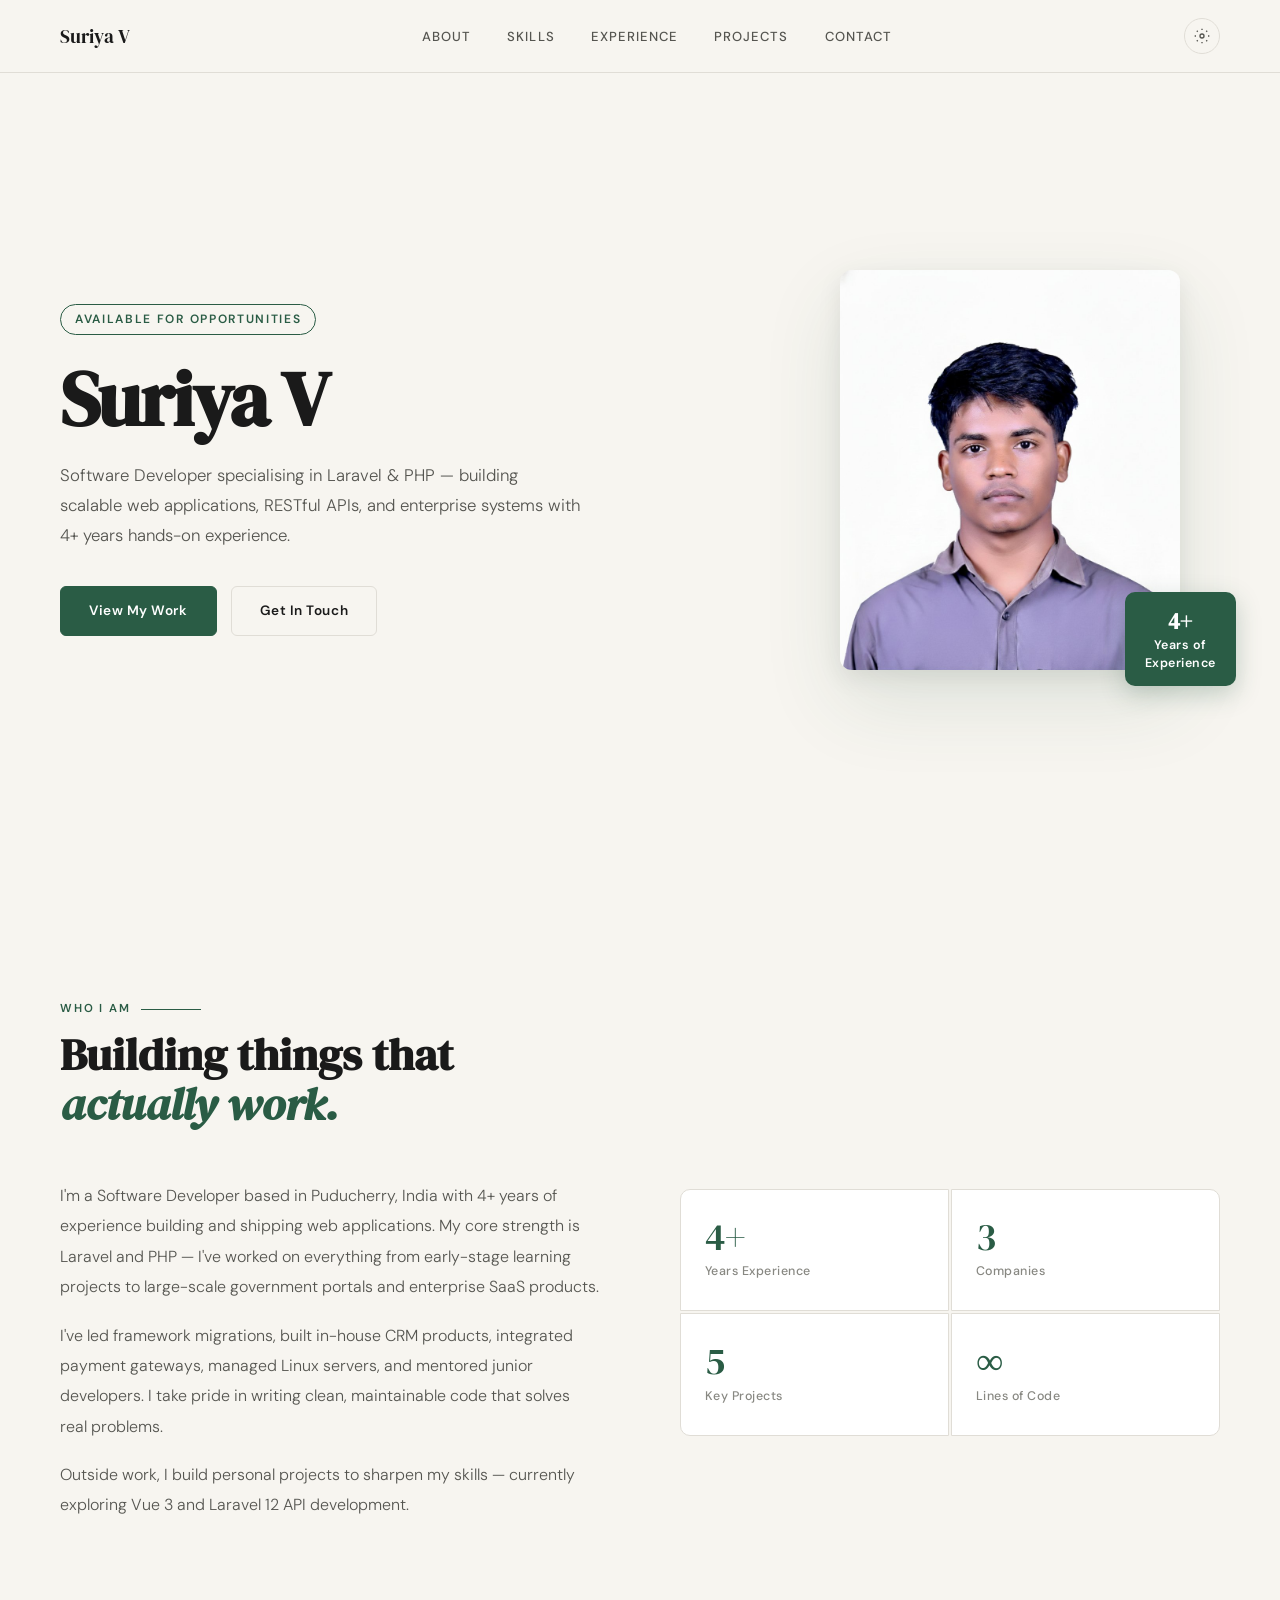
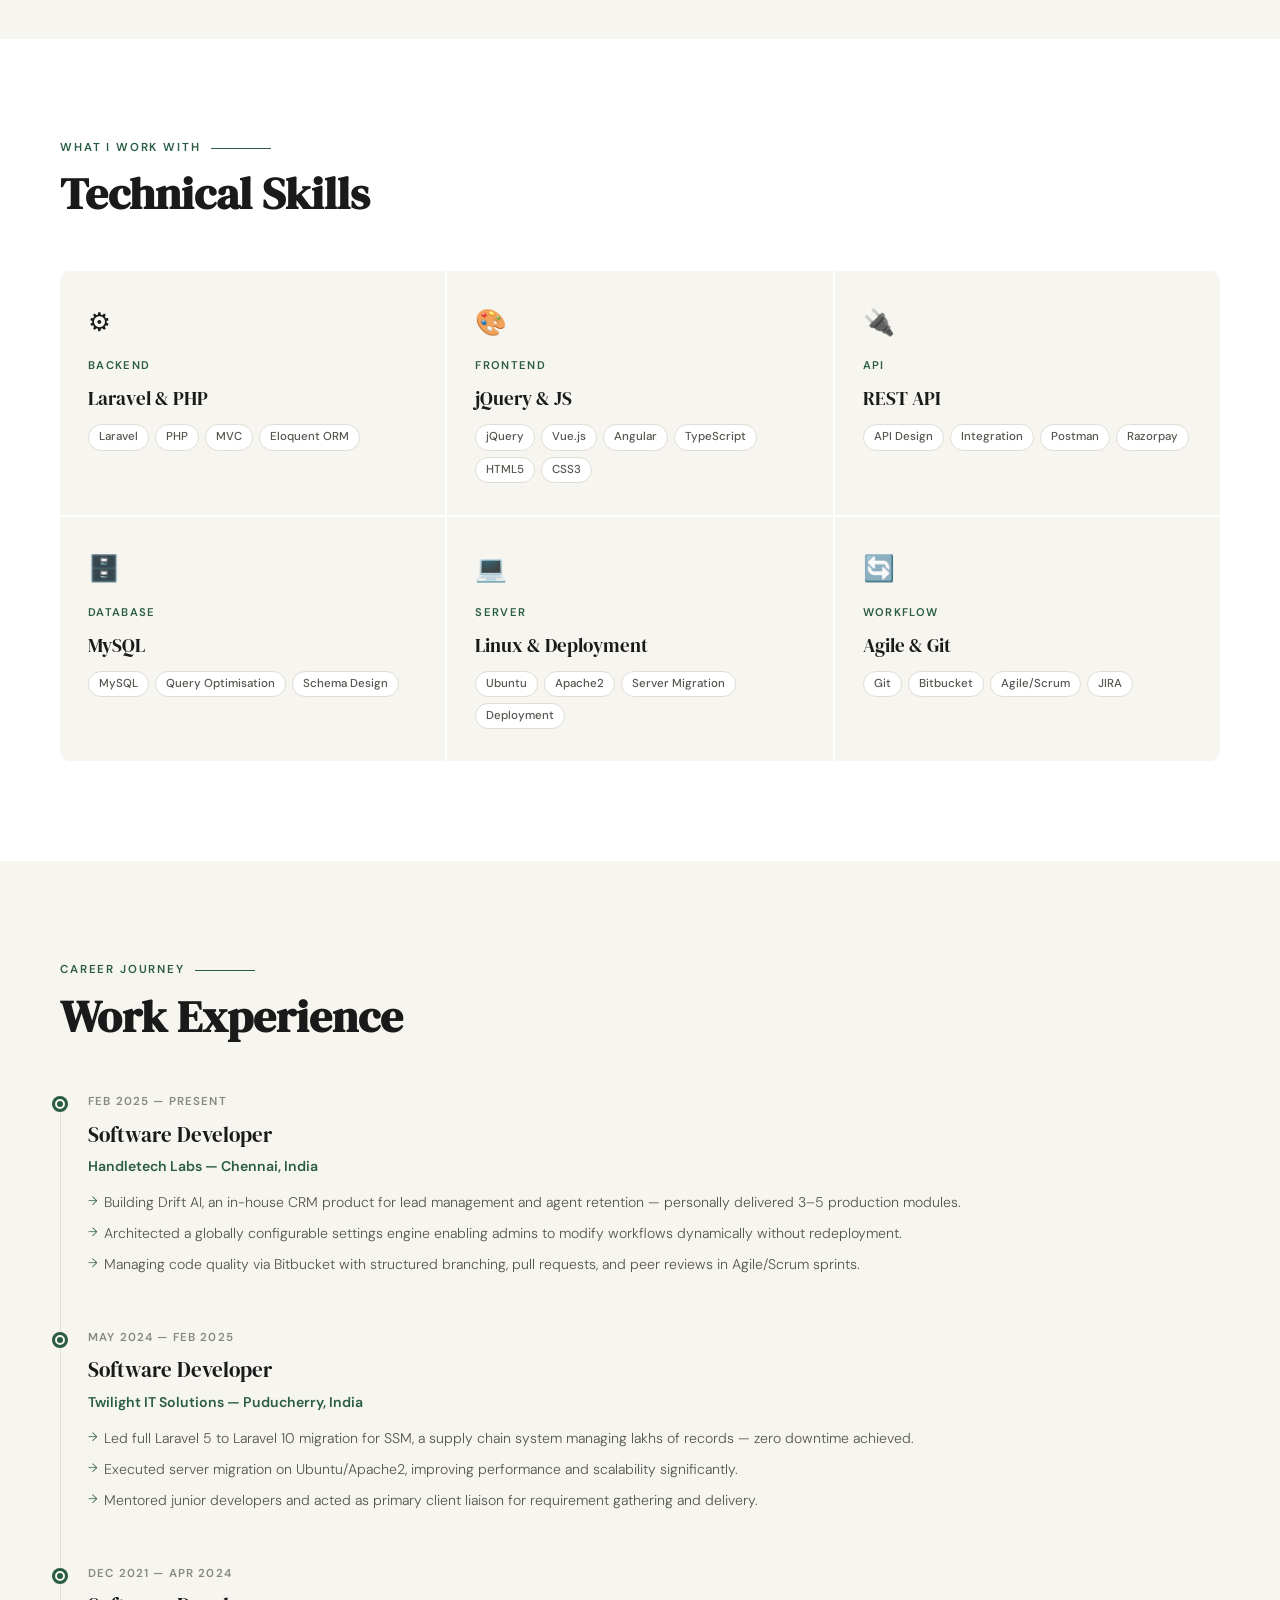
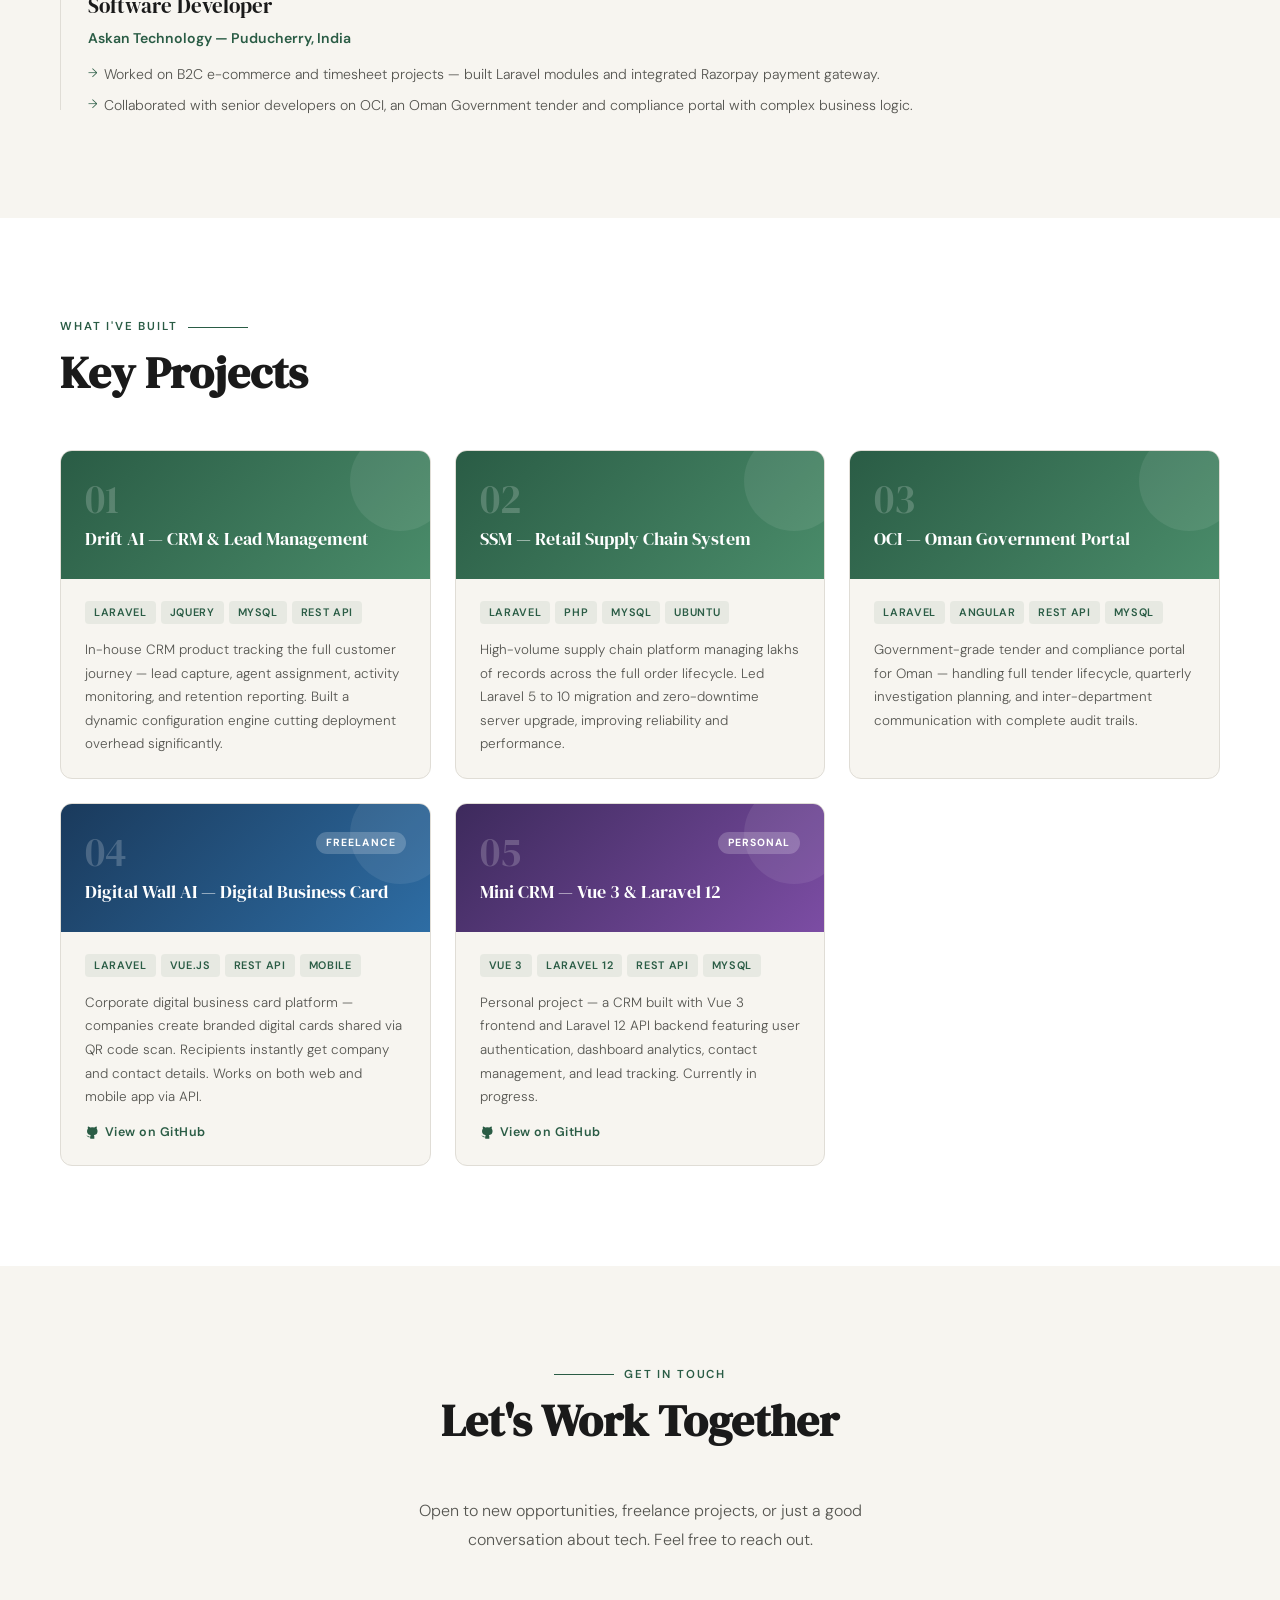
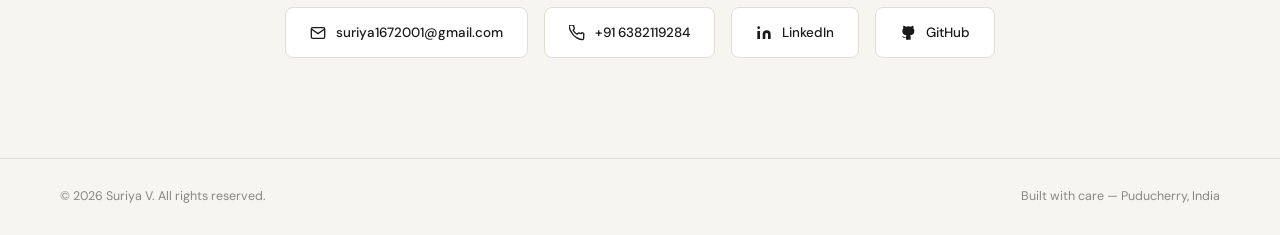
<file: index.html>
<!DOCTYPE html>
<html lang="en">
<head>
<meta charset="UTF-8"/>
<meta name="viewport" content="width=device-width, initial-scale=1.0"/>
<title class="page-title">Portfolio</title>
<link href="https://fonts.googleapis.com/css2?family=DM+Serif+Display:ital@0;1&family=DM+Sans:opsz,wght@9..40,300;9..40,400;9..40,500;9..40,600&display=swap" rel="stylesheet"/>
<link rel="stylesheet" href="css/app.css"/>
</head>
<body>

<!-- NAV -->
<nav>
  <a href="#hero" class="nav-logo my-name"></a>
  <ul class="nav-links" id="nav-links">
    <li><a href="#about">About</a></li>
    <li><a href="#skills">Skills</a></li>
    <li><a href="#experience">Experience</a></li>
    <li><a href="#projects">Projects</a></li>
    <li><a href="#contact">Contact</a></li>
  </ul>

  <div class="nav-controls">
    <button id="theme-trigger" title="Theme Settings">
      <svg width="16" height="16" viewBox="0 0 24 24" fill="none" 
           stroke="currentColor" stroke-width="2">
        <circle cx="12" cy="12" r="3"/>
        <path d="M12 1v2M12 21v2M4.22 4.22l1.42 1.42M18.36 18.36l1.42 1.42M1 12h2M21 12h2M4.22 19.78l1.42-1.42M18.36 5.64l1.42-1.42"/>
      </svg>
    </button>

    <button class="hamburger" id="hamburger" aria-label="Menu">
      <span></span>
      <span></span>
      <span></span>
    </button>
  </div>
</nav>

<!-- HERO -->
<div id="hero">
  <div class="hero-inner">
    <div>
      <div class="hero-tag">Available for opportunities</div>
      <h1 class="hero-name my-name"></h1>
      <p class="hero-desc"></p>
      <div class="hero-cta">
        <a href="#projects" class="btn-primary">View My Work</a>
        <a href="#contact" class="btn-outline">Get In Touch</a>
      </div>
    </div>
    <div class="hero-photo-wrap">
      <div class="hero-photo-frame">
        <img src="Images/myimage.png" alt=""/>
      </div>
      <div class="photo-badge">
        <span class="experience"></span>
        Years of<br/>Experience
      </div>
    </div>
  </div>
</div>

<!-- ABOUT -->
<div id="about" class="section-wrap">
  <div class="section-inner">
    <div class="section-label">Who I Am</div>
    <h2 class="section-title">Building things that<br/><em style="font-style:italic;color:var(--accent)">actually work.</em></h2>
    <div class="about-grid">
      <div class="about-text">
        <!-- filled by app.js -->
      </div>
      <div>
        <div class="about-stats">
          <div class="stat-box"><div class="stat-num experience"></div><div class="stat-label">Years Experience</div></div>
          <div class="stat-box"><div class="stat-num total-companies"></div><div class="stat-label">Companies</div></div>
          <div class="stat-box"><div class="stat-num total-projects"></div><div class="stat-label">Key Projects</div></div>
          <div class="stat-box"><div class="stat-num">&#8734;</div><div class="stat-label">Lines of Code</div></div>
        </div>
      </div>
    </div>
  </div>
</div>

<!-- SKILLS -->
<div id="skills" class="section-wrap surface-bg">
  <div class="section-inner">
    <div class="section-label">What I Work With</div>
    <h2 class="section-title">Technical Skills</h2>
    <div class="skills-grid">
      <!-- filled by app.js -->
    </div>
  </div>
</div>

<!-- EXPERIENCE -->
<div id="experience" class="section-wrap">
  <div class="section-inner">
    <div class="section-label">Career Journey</div>
    <h2 class="section-title">Work Experience</h2>
    <div class="exp-timeline">
      <!-- filled by app.js -->
    </div>
  </div>
</div>

<!-- PROJECTS -->
<div id="projects" class="section-wrap surface-bg">
  <div class="section-inner">
    <div class="section-label">What I've Built</div>
    <h2 class="section-title">Key Projects</h2>
    <div class="projects-grid">
      <!-- filled by app.js -->
    </div>
  </div>
</div>

<!-- CONTACT -->
<div id="contact" class="section-wrap">
  <div class="section-inner" id="contact-section">
    <div class="section-label">Get In Touch</div>
    <h2 class="section-title">Let's Work Together</h2>
    <p class="contact-sub">Open to new opportunities, freelance projects, or just a good conversation about tech. Feel free to reach out.</p>
    <div class="contact-links">
      <a href="#" class="contact-link contact-email">
        <svg viewBox="0 0 24 24" fill="none" stroke="currentColor" stroke-width="2"><path d="M4 4h16c1.1 0 2 .9 2 2v12c0 1.1-.9 2-2 2H4c-1.1 0-2-.9-2-2V6c0-1.1.9-2 2-2z"/><polyline points="22,6 12,13 2,6"/></svg>
        <span></span>
      </a>
      <a href="#" class="contact-link contact-phone">
        <svg viewBox="0 0 24 24" fill="none" stroke="currentColor" stroke-width="2"><path d="M22 16.92v3a2 2 0 01-2.18 2 19.79 19.79 0 01-8.63-3.07A19.5 19.5 0 013.07 9.8 19.79 19.79 0 01.16 1.18 2 2 0 012.12 0h3a2 2 0 012 1.72 12.84 12.84 0 00.7 2.81 2 2 0 01-.45 2.11L6.09 7.91a16 16 0 006 6l1.27-1.27a2 2 0 012.11-.45 12.84 12.84 0 002.81.7A2 2 0 0122 14.92z"/></svg>
        <span></span>
      </a>
      <a href="#" target="_blank" class="contact-link contact-linkedin">
        <svg viewBox="0 0 24 24" fill="currentColor"><path d="M16 8a6 6 0 016 6v7h-4v-7a2 2 0 00-2-2 2 2 0 00-2 2v7h-4v-7a6 6 0 016-6zM2 9h4v12H2z"/><circle cx="4" cy="4" r="2"/></svg>
        <span>LinkedIn</span>
      </a>
      <a href="#" target="_blank" class="contact-link contact-github">
        <svg viewBox="0 0 24 24" fill="currentColor"><path d="M9 19c-5 1.5-5-2.5-7-3m14 6v-3.87a3.37 3.37 0 00-.94-2.61c3.14-.35 6.44-1.54 6.44-7A5.44 5.44 0 0020 4.77 5.07 5.07 0 0019.91 1S18.73.65 16 2.48a13.38 13.38 0 00-7 0C6.27.65 5.09 1 5.09 1A5.07 5.07 0 005 4.77a5.44 5.44 0 00-1.5 3.78c0 5.42 3.3 6.61 6.44 7A3.37 3.37 0 009 18.13V22"/></svg>
        <span>GitHub</span>
      </a>
    </div>
  </div>
</div>

<!-- FOOTER -->
<footer>
  <span class="footer-copy"></span>
  <span>Built with care — Puducherry, India</span>
</footer>

<script src="https://cdnjs.cloudflare.com/ajax/libs/jquery/3.7.1/jquery.min.js"></script>
<script src="script/app.js"></script>
</body>
</html>
</file>
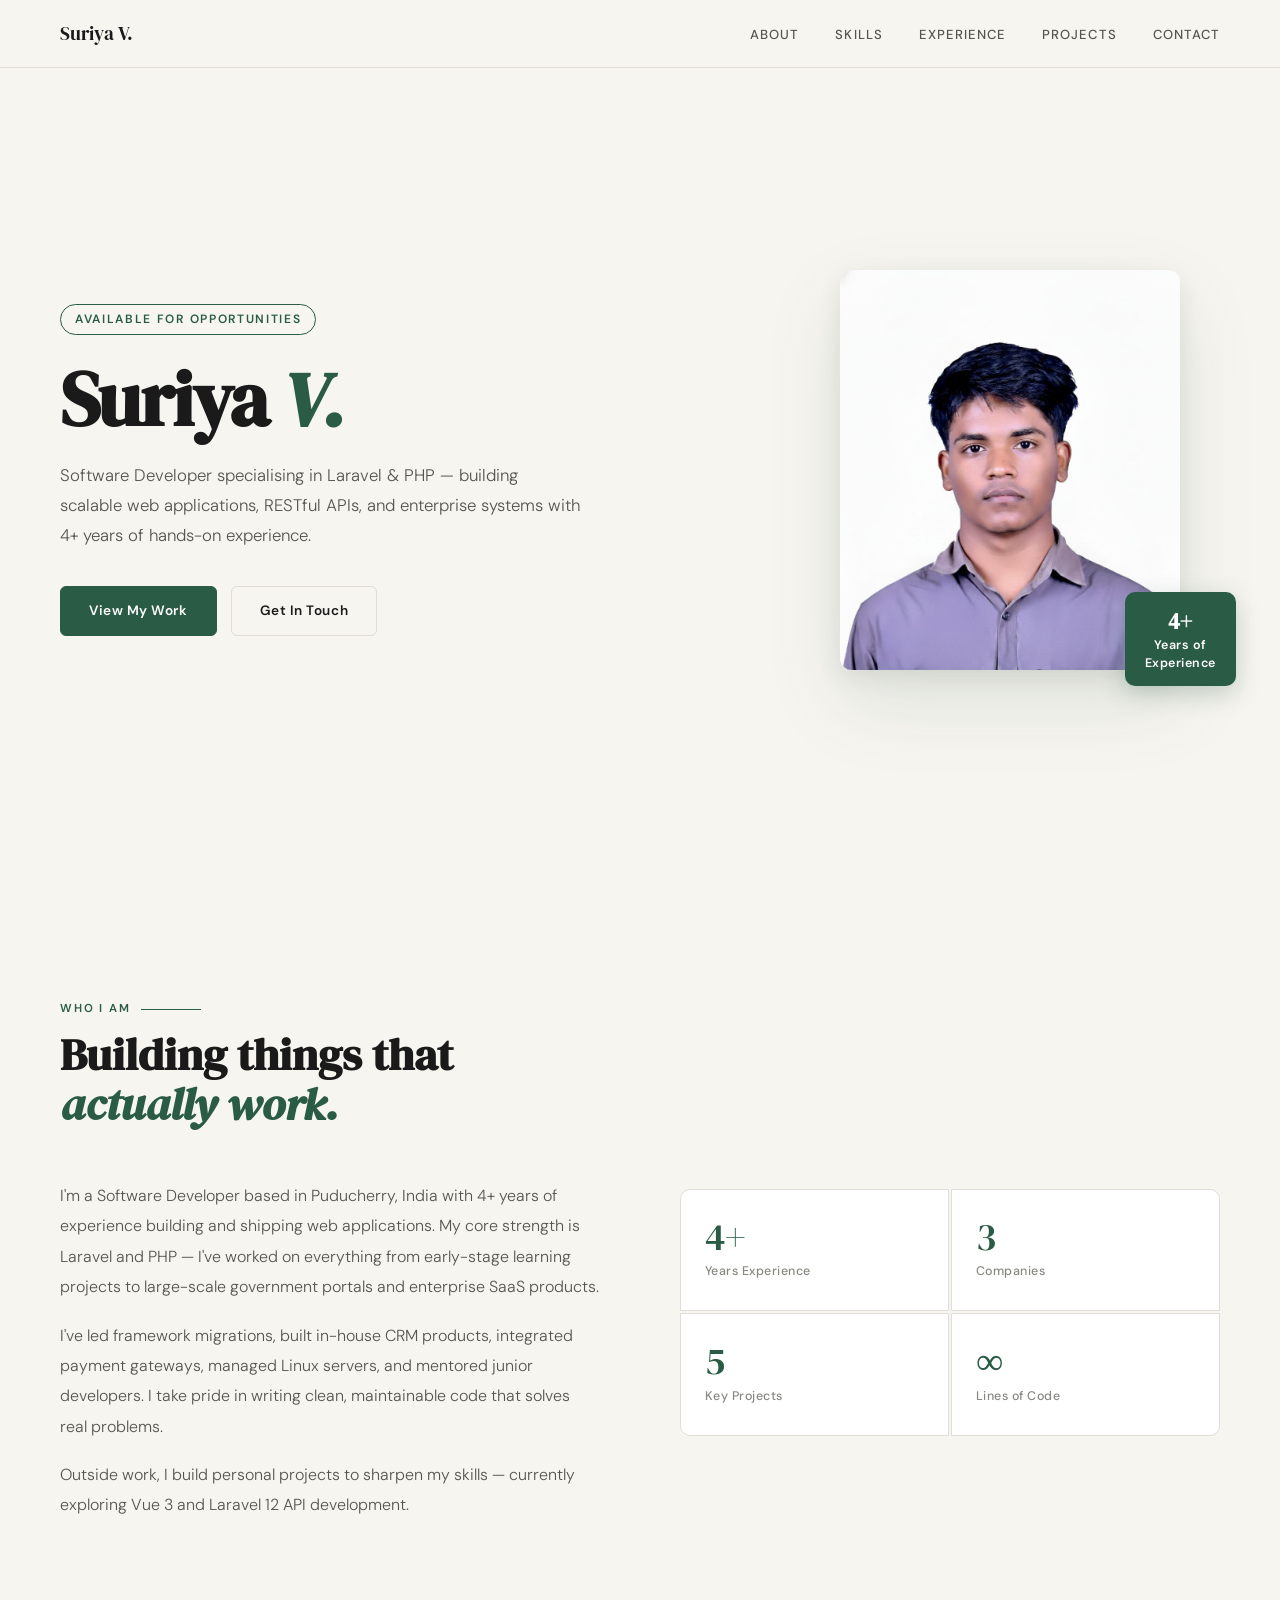
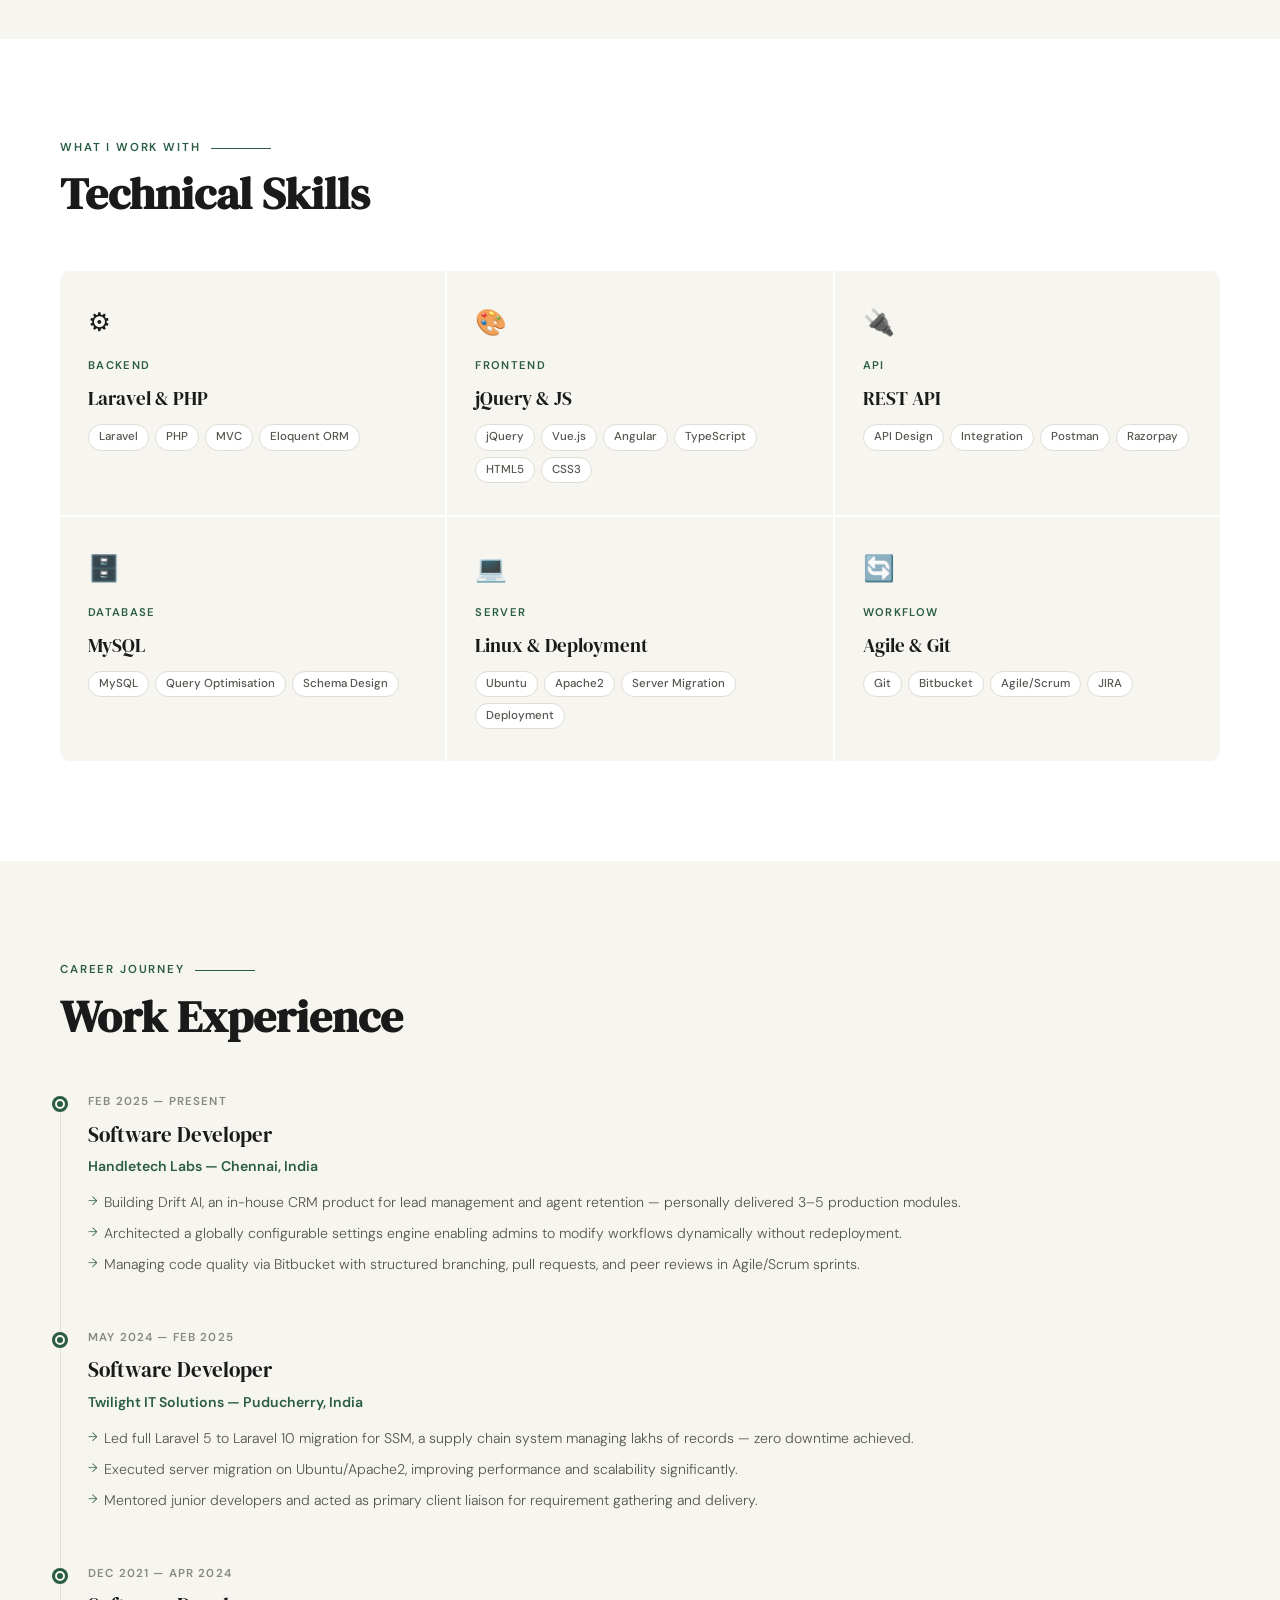
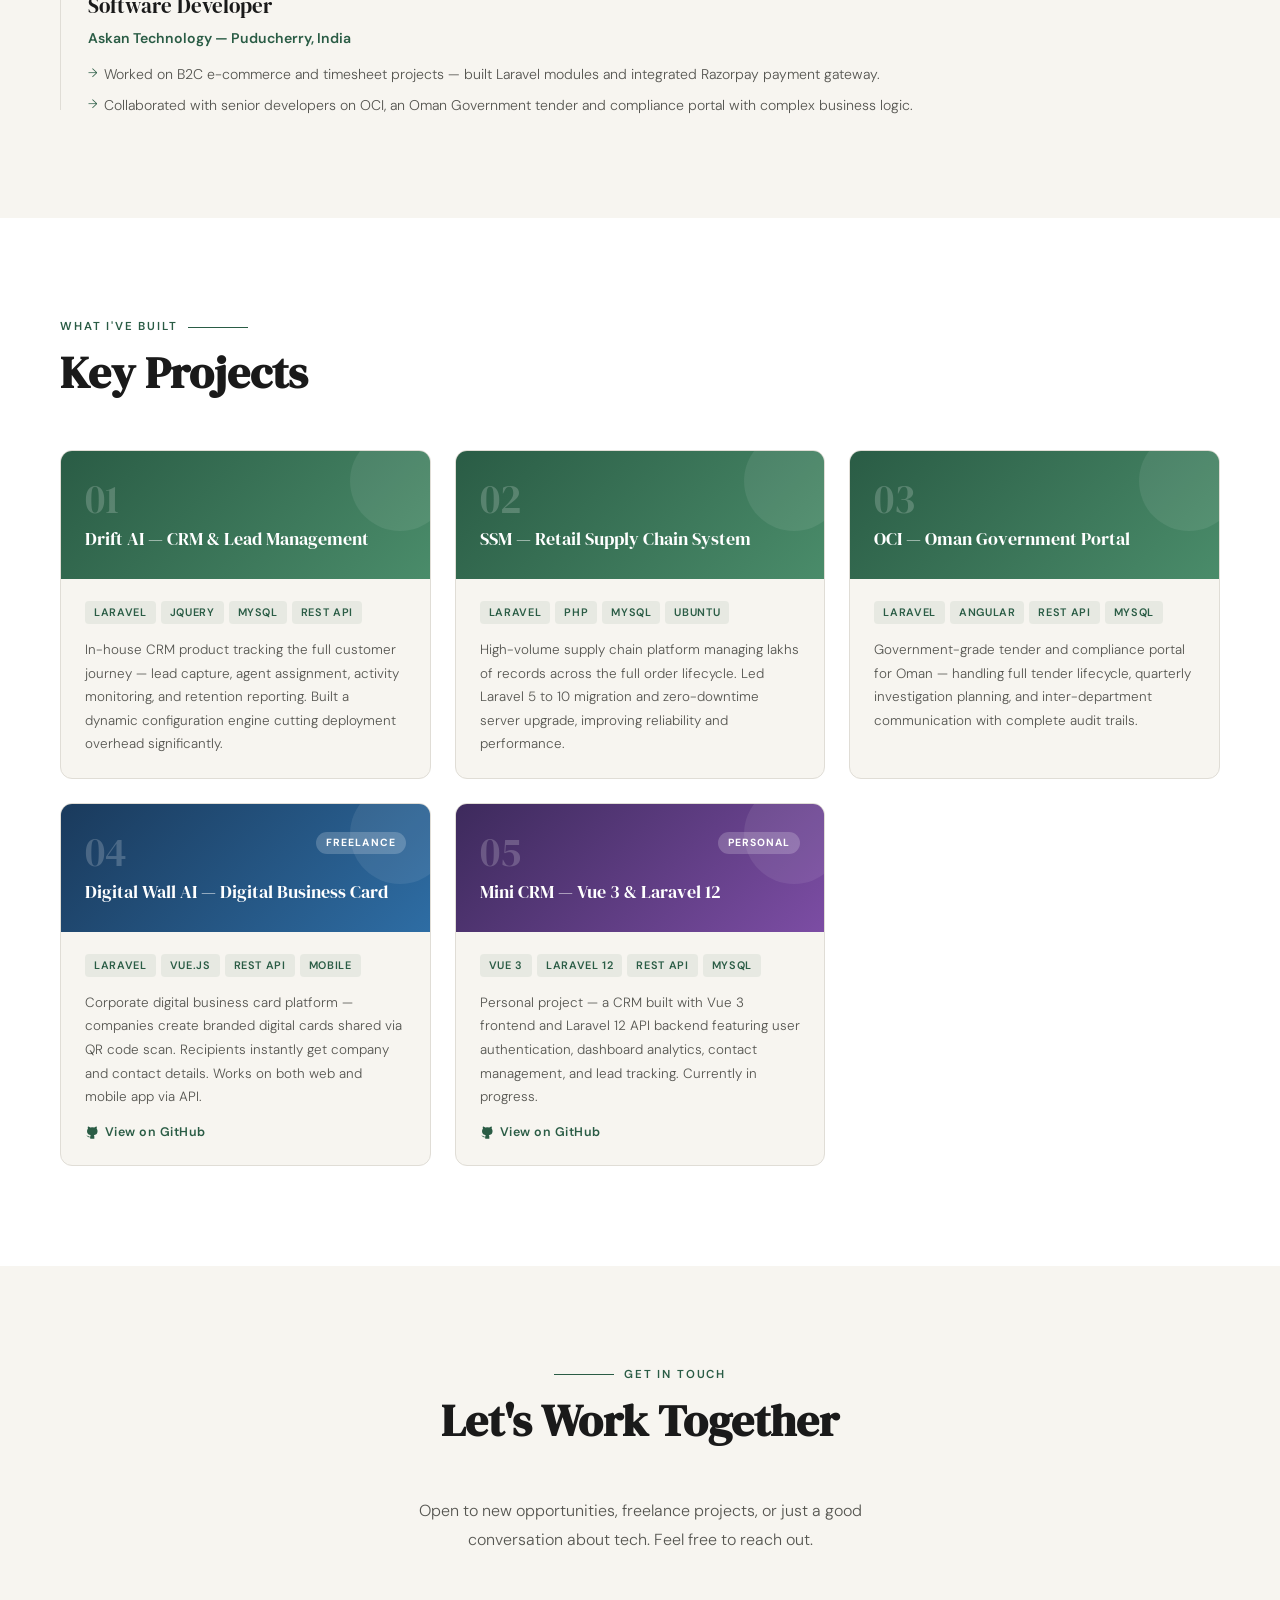
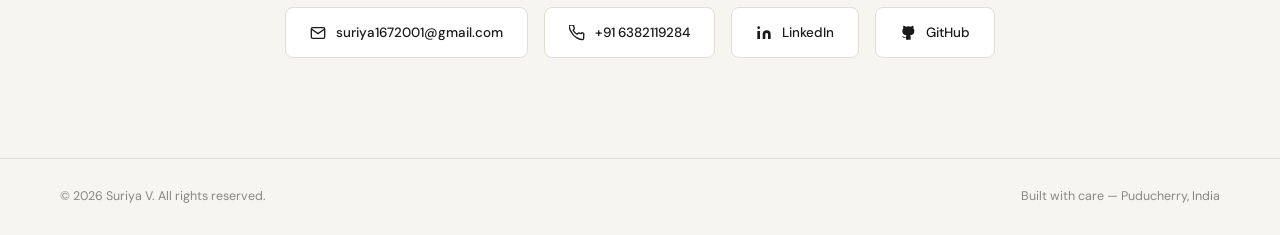
<file: suriya_portfolio.html>
<!DOCTYPE html>
<html lang="en">
<head>
<meta charset="UTF-8"/>
<meta name="viewport" content="width=device-width, initial-scale=1.0"/>
<title>Suriya V — Software Developer</title>
<link href="https://fonts.googleapis.com/css2?family=DM+Serif+Display:ital@0;1&family=DM+Sans:opsz,wght@9..40,300;9..40,400;9..40,500;9..40,600&display=swap" rel="stylesheet"/>
<style>
*,*::before,*::after{box-sizing:border-box;margin:0;padding:0}
:root{
  --bg:#F7F5F0;--surface:#FFFFFF;--ink:#1A1A1A;--ink2:#555550;--ink3:#888882;
  --accent:#2A5C45;--accent2:#4A8C6A;--line:#E0DDD6;
  --serif:'DM Serif Display',Georgia,serif;
  --sans:'DM Sans',system-ui,sans-serif;
}
html{scroll-behavior:smooth}
body{background:var(--bg);color:var(--ink);font-family:var(--sans);font-weight:400;line-height:1.6;overflow-x:hidden}
nav{position:fixed;top:0;left:0;right:0;z-index:100;display:flex;align-items:center;justify-content:space-between;padding:18px 60px;background:rgba(247,245,240,0.95);backdrop-filter:blur(12px);border-bottom:1px solid var(--line)}
.nav-logo{font-family:var(--serif);font-size:1.2rem;color:var(--ink);text-decoration:none}
.nav-links{display:flex;gap:36px;list-style:none}
.nav-links a{font-size:0.82rem;font-weight:500;letter-spacing:0.08em;text-transform:uppercase;color:var(--ink2);text-decoration:none;transition:color 0.2s}
.nav-links a:hover{color:var(--accent)}
#hero{min-height:100vh;display:flex;align-items:center;padding:120px 60px 80px;position:relative}
.hero-inner{display:grid;grid-template-columns:1fr 420px;gap:80px;align-items:center;max-width:1200px;margin:0 auto;width:100%}
.hero-tag{display:inline-block;font-size:0.75rem;font-weight:600;letter-spacing:0.14em;text-transform:uppercase;color:var(--accent);border:1px solid var(--accent);padding:5px 14px;border-radius:100px;margin-bottom:24px}
.hero-name{font-family:var(--serif);font-size:clamp(3rem,6vw,5.5rem);line-height:1.05;letter-spacing:-0.02em;margin-bottom:20px}
.hero-name em{font-style:italic;color:var(--accent)}
.hero-desc{font-size:1.05rem;color:var(--ink2);line-height:1.8;max-width:520px;margin-bottom:36px;font-weight:300}
.hero-cta{display:flex;gap:14px;flex-wrap:wrap}
.btn-primary{background:var(--accent);color:#fff;padding:13px 28px;border-radius:6px;font-size:0.85rem;font-weight:600;letter-spacing:0.04em;text-decoration:none;transition:all 0.2s;border:1.5px solid var(--accent)}
.btn-primary:hover{background:var(--accent2);border-color:var(--accent2)}
.btn-outline{background:transparent;color:var(--ink);padding:13px 28px;border-radius:6px;font-size:0.85rem;font-weight:600;letter-spacing:0.04em;text-decoration:none;transition:all 0.2s;border:1.5px solid var(--line)}
.btn-outline:hover{border-color:var(--ink)}
.hero-photo-wrap{position:relative;display:flex;justify-content:center}
.hero-photo-frame{width:340px;height:400px;border-radius:12px;overflow:hidden;box-shadow:0 32px 80px rgba(42,92,69,0.12),0 8px 24px rgba(0,0,0,0.08)}
.hero-photo-frame img{width:100%;height:100%;object-fit:cover;object-position:center top}
.photo-badge{position:absolute;bottom:-16px;right:-16px;background:var(--accent);color:#fff;padding:14px 20px;border-radius:10px;font-size:0.78rem;font-weight:600;letter-spacing:0.04em;text-align:center;line-height:1.4;box-shadow:0 8px 24px rgba(42,92,69,0.25)}
.photo-badge span{display:block;font-size:1.4rem;font-weight:700;font-family:var(--serif)}
.section-wrap{padding:100px 60px}
.section-inner{max-width:1200px;margin:0 auto}
.section-label{font-size:0.72rem;font-weight:600;letter-spacing:0.16em;text-transform:uppercase;color:var(--accent);margin-bottom:12px;display:flex;align-items:center;gap:10px}
.section-label::after{content:'';flex:1;max-width:60px;height:1px;background:var(--accent)}
.section-title{font-family:var(--serif);font-size:clamp(2rem,3.5vw,3rem);color:var(--ink);line-height:1.1;margin-bottom:52px}
.about-grid{display:grid;grid-template-columns:1fr 1fr;gap:80px;align-items:start}
.about-text p{font-size:1rem;color:var(--ink2);line-height:1.9;margin-bottom:18px;font-weight:300}
.about-stats{display:grid;grid-template-columns:1fr 1fr;gap:2px;margin-top:8px}
.stat-box{background:var(--surface);padding:28px 24px;border:1px solid var(--line)}
.stat-box:first-child{border-radius:10px 0 0 0}.stat-box:nth-child(2){border-radius:0 10px 0 0}
.stat-box:nth-child(3){border-radius:0 0 0 10px}.stat-box:last-child{border-radius:0 0 10px 0}
.stat-num{font-family:var(--serif);font-size:2.4rem;color:var(--accent);line-height:1}
.stat-label{font-size:0.78rem;color:var(--ink3);margin-top:6px;font-weight:500;letter-spacing:0.04em}
.surface-bg{background:var(--surface)}
.skills-grid{display:grid;grid-template-columns:repeat(3,1fr);gap:2px}
.skill-card{background:var(--bg);padding:32px 28px;transition:background 0.2s;cursor:default}
.skill-card:hover{background:#EEF5F1}
.skill-icon{font-size:1.6rem;margin-bottom:14px}
.skill-cat{font-size:0.7rem;font-weight:600;letter-spacing:0.12em;text-transform:uppercase;color:var(--accent);margin-bottom:8px}
.skill-name{font-family:var(--serif);font-size:1.2rem;color:var(--ink);margin-bottom:10px}
.skill-tags{display:flex;flex-wrap:wrap;gap:6px}
.skill-tag{font-size:0.72rem;background:var(--surface);color:var(--ink2);padding:3px 10px;border-radius:100px;border:1px solid var(--line);font-weight:500}
.exp-timeline{position:relative;padding-left:28px}
.exp-timeline::before{content:'';position:absolute;left:0;top:8px;bottom:8px;width:1px;background:var(--line)}
.exp-item{position:relative;margin-bottom:52px}
.exp-item:last-child{margin-bottom:0}
.exp-dot{position:absolute;left:-33px;top:6px;width:10px;height:10px;border-radius:50%;background:var(--accent);border:2px solid var(--bg);box-shadow:0 0 0 3px var(--accent)}
.exp-item.current .exp-dot{animation:pulse 2s ease-in-out infinite}
@keyframes pulse{0%,100%{box-shadow:0 0 0 3px rgba(42,92,69,0.3)}50%{box-shadow:0 0 0 6px rgba(42,92,69,0.1)}}
.exp-period{font-size:0.72rem;font-weight:600;letter-spacing:0.1em;text-transform:uppercase;color:var(--ink3);margin-bottom:6px}
.exp-role{font-family:var(--serif);font-size:1.3rem;color:var(--ink);margin-bottom:4px}
.exp-company{font-size:0.88rem;color:var(--accent);font-weight:600;margin-bottom:14px}
.exp-points{list-style:none;display:flex;flex-direction:column;gap:7px}
.exp-points li{font-size:0.88rem;color:var(--ink2);line-height:1.7;padding-left:16px;position:relative;font-weight:300}
.exp-points li::before{content:'→';position:absolute;left:0;color:var(--accent);font-size:0.78rem}
.projects-grid{display:grid;grid-template-columns:repeat(3,1fr);gap:24px}
.proj-card{background:var(--bg);border-radius:12px;overflow:hidden;border:1px solid var(--line);transition:transform 0.2s,box-shadow 0.2s;display:flex;flex-direction:column}
.proj-card:hover{transform:translateY(-4px);box-shadow:0 16px 48px rgba(0,0,0,0.08)}
.proj-card-top{background:linear-gradient(135deg,var(--accent) 0%,var(--accent2) 100%);padding:28px 24px;position:relative;overflow:hidden}
.proj-card-top::after{content:'';position:absolute;right:-20px;top:-20px;width:100px;height:100px;border-radius:50%;background:rgba(255,255,255,0.08)}
.proj-num{font-family:var(--serif);font-size:2.5rem;color:rgba(255,255,255,0.2);font-weight:400;line-height:1}
.proj-title{font-family:var(--serif);font-size:1.15rem;color:#fff;margin-top:8px;line-height:1.3}
.proj-body{padding:22px 24px;flex:1;display:flex;flex-direction:column}
.proj-tech{display:flex;flex-wrap:wrap;gap:5px;margin-bottom:14px}
.proj-tech span{font-size:0.68rem;font-weight:600;letter-spacing:0.06em;text-transform:uppercase;color:var(--accent);background:rgba(42,92,69,0.08);padding:3px 9px;border-radius:4px}
.proj-desc{font-size:0.84rem;color:var(--ink2);line-height:1.75;flex:1;font-weight:300}
.proj-link{display:inline-flex;align-items:center;gap:6px;margin-top:14px;font-size:0.78rem;font-weight:600;color:var(--accent);text-decoration:none;letter-spacing:0.04em}
.proj-link:hover{color:var(--accent2)}
.badge{font-size:0.65rem;font-weight:700;letter-spacing:0.1em;text-transform:uppercase;background:rgba(255,255,255,0.2);color:#fff;padding:3px 10px;border-radius:100px}
.proj-header-row{display:flex;justify-content:space-between;align-items:flex-start}
#contact-section{text-align:center}
#contact-section .section-label{justify-content:center}
#contact-section .section-label::after{display:none}
#contact-section .section-label::before{content:'';flex:1;max-width:60px;height:1px;background:var(--accent)}
.contact-sub{font-size:1rem;color:var(--ink2);max-width:480px;margin:0 auto 52px;font-weight:300;line-height:1.8}
.contact-links{display:flex;justify-content:center;gap:16px;flex-wrap:wrap}
.contact-link{display:flex;align-items:center;gap:10px;padding:14px 24px;border-radius:8px;border:1.5px solid var(--line);text-decoration:none;color:var(--ink);font-size:0.84rem;font-weight:500;transition:all 0.2s;background:var(--surface)}
.contact-link:hover{border-color:var(--accent);color:var(--accent);background:rgba(42,92,69,0.04)}
.contact-link svg{width:16px;height:16px;flex-shrink:0}
footer{border-top:1px solid var(--line);padding:28px 60px;display:flex;justify-content:space-between;align-items:center;font-size:0.78rem;color:var(--ink3)}
@media(max-width:900px){
  nav{padding:16px 24px}
  .nav-links{gap:20px}
  .nav-links a{font-size:0.75rem}
  #hero{padding:100px 24px 60px}
  .hero-inner{grid-template-columns:1fr;gap:48px}
  .hero-photo-frame{width:240px;height:280px;margin:0 auto}
  .section-wrap{padding:72px 24px}
  .about-grid{grid-template-columns:1fr}
  .skills-grid{grid-template-columns:1fr}
  .projects-grid{grid-template-columns:1fr}
  footer{flex-direction:column;gap:8px;text-align:center;padding:24px}
}
</style>
</head>
<body>
<nav>
  <a href="#hero" class="nav-logo">Suriya V.</a>
  <ul class="nav-links">
    <li><a href="#about">About</a></li>
    <li><a href="#skills">Skills</a></li>
    <li><a href="#experience">Experience</a></li>
    <li><a href="#projects">Projects</a></li>
    <li><a href="#contact">Contact</a></li>
  </ul>
</nav>
<div id="hero">
  <div class="hero-inner">
    <div>
      <div class="hero-tag">Available for opportunities</div>
      <h1 class="hero-name">Suriya <em>V.</em></h1>
      <p class="hero-desc">Software Developer specialising in Laravel &amp; PHP — building scalable web applications, RESTful APIs, and enterprise systems with 4+ years of hands-on experience.</p>
      <div class="hero-cta">
        <a href="#projects" class="btn-primary">View My Work</a>
        <a href="#contact" class="btn-outline">Get In Touch</a>
      </div>
    </div>
    <div class="hero-photo-wrap">
      <div class="hero-photo-frame">
        <img src="[data-uri]" alt="Suriya V"/>
      </div>
      <div class="photo-badge"><span>4+</span>Years of<br/>Experience</div>
    </div>
  </div>
</div>

<!-- ABOUT -->
<div id="about" class="section-wrap">
<div class="section-inner">
  <div class="section-label">Who I Am</div>
  <h2 class="section-title">Building things that<br/><em style="font-style:italic;color:var(--accent)">actually work.</em></h2>
  <div class="about-grid">
    <div class="about-text">
      <p>I'm a Software Developer based in Puducherry, India with 4+ years of experience building and shipping web applications. My core strength is Laravel and PHP — I've worked on everything from early-stage learning projects to large-scale government portals and enterprise SaaS products.</p>
      <p>I've led framework migrations, built in-house CRM products, integrated payment gateways, managed Linux servers, and mentored junior developers. I take pride in writing clean, maintainable code that solves real problems.</p>
      <p>Outside work, I build personal projects to sharpen my skills — currently exploring Vue 3 and Laravel 12 API development.</p>
    </div>
    <div>
      <div class="about-stats">
        <div class="stat-box"><div class="stat-num">4+</div><div class="stat-label">Years Experience</div></div>
        <div class="stat-box"><div class="stat-num">3</div><div class="stat-label">Companies</div></div>
        <div class="stat-box"><div class="stat-num">5</div><div class="stat-label">Key Projects</div></div>
        <div class="stat-box"><div class="stat-num">&#8734;</div><div class="stat-label">Lines of Code</div></div>
      </div>
    </div>
  </div>
</div>
</div>

<!-- SKILLS -->
<div id="skills" class="section-wrap surface-bg">
<div class="section-inner">
  <div class="section-label">What I Work With</div>
  <h2 class="section-title">Technical Skills</h2>
  <div class="skills-grid">
    <div class="skill-card" style="border-radius:10px 0 0 0">
      <div class="skill-icon">&#9881;&#65039;</div>
      <div class="skill-cat">Backend</div>
      <div class="skill-name">Laravel &amp; PHP</div>
      <div class="skill-tags"><span class="skill-tag">Laravel</span><span class="skill-tag">PHP</span><span class="skill-tag">MVC</span><span class="skill-tag">Eloquent ORM</span></div>
    </div>
    <div class="skill-card">
      <div class="skill-icon">&#127912;</div>
      <div class="skill-cat">Frontend</div>
      <div class="skill-name">jQuery &amp; JS</div>
      <div class="skill-tags"><span class="skill-tag">jQuery</span><span class="skill-tag">Vue.js</span><span class="skill-tag">Angular</span><span class="skill-tag">TypeScript</span><span class="skill-tag">HTML5</span><span class="skill-tag">CSS3</span></div>
    </div>
    <div class="skill-card" style="border-radius:0 10px 0 0">
      <div class="skill-icon">&#128268;</div>
      <div class="skill-cat">API</div>
      <div class="skill-name">REST API</div>
      <div class="skill-tags"><span class="skill-tag">API Design</span><span class="skill-tag">Integration</span><span class="skill-tag">Postman</span><span class="skill-tag">Razorpay</span></div>
    </div>
    <div class="skill-card" style="border-radius:0 0 0 10px">
      <div class="skill-icon">&#128452;&#65039;</div>
      <div class="skill-cat">Database</div>
      <div class="skill-name">MySQL</div>
      <div class="skill-tags"><span class="skill-tag">MySQL</span><span class="skill-tag">Query Optimisation</span><span class="skill-tag">Schema Design</span></div>
    </div>
    <div class="skill-card">
      <div class="skill-icon">&#128187;</div>
      <div class="skill-cat">Server</div>
      <div class="skill-name">Linux &amp; Deployment</div>
      <div class="skill-tags"><span class="skill-tag">Ubuntu</span><span class="skill-tag">Apache2</span><span class="skill-tag">Server Migration</span><span class="skill-tag">Deployment</span></div>
    </div>
    <div class="skill-card" style="border-radius:0 0 10px 0">
      <div class="skill-icon">&#128260;</div>
      <div class="skill-cat">Workflow</div>
      <div class="skill-name">Agile &amp; Git</div>
      <div class="skill-tags"><span class="skill-tag">Git</span><span class="skill-tag">Bitbucket</span><span class="skill-tag">Agile/Scrum</span><span class="skill-tag">JIRA</span></div>
    </div>
  </div>
</div>
</div>

<!-- EXPERIENCE -->
<div id="experience" class="section-wrap">
<div class="section-inner">
  <div class="section-label">Career Journey</div>
  <h2 class="section-title">Work Experience</h2>
  <div class="exp-timeline">
    <div class="exp-item current">
      <div class="exp-dot"></div>
      <div class="exp-period">Feb 2025 — Present</div>
      <div class="exp-role">Software Developer</div>
      <div class="exp-company">Handletech Labs — Chennai, India</div>
      <ul class="exp-points">
        <li>Building Drift AI, an in-house CRM product for lead management and agent retention — personally delivered 3–5 production modules.</li>
        <li>Architected a globally configurable settings engine enabling admins to modify workflows dynamically without redeployment.</li>
        <li>Managing code quality via Bitbucket with structured branching, pull requests, and peer reviews in Agile/Scrum sprints.</li>
      </ul>
    </div>
    <div class="exp-item">
      <div class="exp-dot"></div>
      <div class="exp-period">May 2024 — Feb 2025</div>
      <div class="exp-role">Software Developer</div>
      <div class="exp-company">Twilight IT Solutions — Puducherry, India</div>
      <ul class="exp-points">
        <li>Led full Laravel 5 to Laravel 10 migration for SSM, a supply chain system managing lakhs of records — zero downtime achieved.</li>
        <li>Executed server migration on Ubuntu/Apache2, improving performance and scalability significantly.</li>
        <li>Mentored junior developers and acted as primary client liaison for requirement gathering and delivery.</li>
      </ul>
    </div>
    <div class="exp-item">
      <div class="exp-dot"></div>
      <div class="exp-period">Dec 2021 — Apr 2024</div>
      <div class="exp-role">Software Developer</div>
      <div class="exp-company">Askan Technology — Puducherry, India</div>
      <ul class="exp-points">
        <li>Worked on B2C e-commerce and timesheet projects — built Laravel modules and integrated Razorpay payment gateway.</li>
        <li>Collaborated with senior developers on OCI, an Oman Government tender and compliance portal with complex business logic.</li>
      </ul>
    </div>
  </div>
</div>
</div>

<!-- PROJECTS -->
<div id="projects" class="section-wrap surface-bg">
<div class="section-inner">
  <div class="section-label">What I've Built</div>
  <h2 class="section-title">Key Projects</h2>
  <div class="projects-grid">
    <div class="proj-card">
      <div class="proj-card-top">
        <div class="proj-num">01</div>
        <div class="proj-title">Drift AI — CRM &amp; Lead Management</div>
      </div>
      <div class="proj-body">
        <div class="proj-tech"><span>Laravel</span><span>jQuery</span><span>MySQL</span><span>REST API</span></div>
        <p class="proj-desc">In-house CRM product tracking the full customer journey — lead capture, agent assignment, activity monitoring, and retention reporting. Built a dynamic configuration engine cutting deployment overhead significantly.</p>
      </div>
    </div>
    <div class="proj-card">
      <div class="proj-card-top">
        <div class="proj-num">02</div>
        <div class="proj-title">SSM — Retail Supply Chain System</div>
      </div>
      <div class="proj-body">
        <div class="proj-tech"><span>Laravel</span><span>PHP</span><span>MySQL</span><span>Ubuntu</span></div>
        <p class="proj-desc">High-volume supply chain platform managing lakhs of records across the full order lifecycle. Led Laravel 5 to 10 migration and zero-downtime server upgrade, improving reliability and performance.</p>
      </div>
    </div>
    <div class="proj-card">
      <div class="proj-card-top">
        <div class="proj-num">03</div>
        <div class="proj-title">OCI — Oman Government Portal</div>
      </div>
      <div class="proj-body">
        <div class="proj-tech"><span>Laravel</span><span>Angular</span><span>REST API</span><span>MySQL</span></div>
        <p class="proj-desc">Government-grade tender and compliance portal for Oman — handling full tender lifecycle, quarterly investigation planning, and inter-department communication with complete audit trails.</p>
      </div>
    </div>
    <div class="proj-card">
      <div class="proj-card-top" style="background:linear-gradient(135deg,#1a3a5c 0%,#2e6da4 100%)">
        <div class="proj-header-row">
          <div class="proj-num">04</div>
          <span class="badge">Freelance</span>
        </div>
        <div class="proj-title">Digital Wall AI — Digital Business Card</div>
      </div>
      <div class="proj-body">
        <div class="proj-tech"><span>Laravel</span><span>Vue.js</span><span>REST API</span><span>Mobile</span></div>
        <p class="proj-desc">Corporate digital business card platform — companies create branded digital cards shared via QR code scan. Recipients instantly get company and contact details. Works on both web and mobile app via API.</p>
        <a href="https://github.com/digitalwallai-source/digitalwallai" target="_blank" class="proj-link">
          <svg width="14" height="14" viewBox="0 0 24 24" fill="currentColor"><path d="M9 19c-5 1.5-5-2.5-7-3m14 6v-3.87a3.37 3.37 0 00-.94-2.61c3.14-.35 6.44-1.54 6.44-7A5.44 5.44 0 0020 4.77 5.07 5.07 0 0019.91 1S18.73.65 16 2.48a13.38 13.38 0 00-7 0C6.27.65 5.09 1 5.09 1A5.07 5.07 0 005 4.77a5.44 5.44 0 00-1.5 3.78c0 5.42 3.3 6.61 6.44 7A3.37 3.37 0 009 18.13V22"/></svg>
          View on GitHub
        </a>
      </div>
    </div>
    <div class="proj-card">
      <div class="proj-card-top" style="background:linear-gradient(135deg,#3d2a5c 0%,#7c4da4 100%)">
        <div class="proj-header-row">
          <div class="proj-num">05</div>
          <span class="badge">Personal</span>
        </div>
        <div class="proj-title">Mini CRM — Vue 3 &amp; Laravel 12</div>
      </div>
      <div class="proj-body">
        <div class="proj-tech"><span>Vue 3</span><span>Laravel 12</span><span>REST API</span><span>MySQL</span></div>
        <p class="proj-desc">Personal project — a CRM built with Vue 3 frontend and Laravel 12 API backend featuring user authentication, dashboard analytics, contact management, and lead tracking. Currently in progress.</p>
        <a href="https://github.com/suriya1607/minicrm" target="_blank" class="proj-link">
          <svg width="14" height="14" viewBox="0 0 24 24" fill="currentColor"><path d="M9 19c-5 1.5-5-2.5-7-3m14 6v-3.87a3.37 3.37 0 00-.94-2.61c3.14-.35 6.44-1.54 6.44-7A5.44 5.44 0 0020 4.77 5.07 5.07 0 0019.91 1S18.73.65 16 2.48a13.38 13.38 0 00-7 0C6.27.65 5.09 1 5.09 1A5.07 5.07 0 005 4.77a5.44 5.44 0 00-1.5 3.78c0 5.42 3.3 6.61 6.44 7A3.37 3.37 0 009 18.13V22"/></svg>
          View on GitHub
        </a>
      </div>
    </div>
  </div>
</div>
</div>

<!-- CONTACT -->
<div id="contact" class="section-wrap">
<div class="section-inner" id="contact-section">
  <div class="section-label">Get In Touch</div>
  <h2 class="section-title">Let's Work Together</h2>
  <p class="contact-sub">Open to new opportunities, freelance projects, or just a good conversation about tech. Feel free to reach out.</p>
  <div class="contact-links">
    <a href="mailto:suriya1672001@gmail.com" class="contact-link">
      <svg viewBox="0 0 24 24" fill="none" stroke="currentColor" stroke-width="2"><path d="M4 4h16c1.1 0 2 .9 2 2v12c0 1.1-.9 2-2 2H4c-1.1 0-2-.9-2-2V6c0-1.1.9-2 2-2z"/><polyline points="22,6 12,13 2,6"/></svg>
      suriya1672001@gmail.com
    </a>
    <a href="tel:+916382119284" class="contact-link">
      <svg viewBox="0 0 24 24" fill="none" stroke="currentColor" stroke-width="2"><path d="M22 16.92v3a2 2 0 01-2.18 2 19.79 19.79 0 01-8.63-3.07A19.5 19.5 0 013.07 9.8 19.79 19.79 0 01.16 1.18 2 2 0 012.12 0h3a2 2 0 012 1.72 12.84 12.84 0 00.7 2.81 2 2 0 01-.45 2.11L6.09 7.91a16 16 0 006 6l1.27-1.27a2 2 0 012.11-.45 12.84 12.84 0 002.81.7A2 2 0 0122 14.92z"/></svg>
      +91 6382119284
    </a>
    <a href="https://www.linkedin.com/in/suriya-v-a99b25225/" target="_blank" class="contact-link">
      <svg viewBox="0 0 24 24" fill="currentColor"><path d="M16 8a6 6 0 016 6v7h-4v-7a2 2 0 00-2-2 2 2 0 00-2 2v7h-4v-7a6 6 0 016-6zM2 9h4v12H2z"/><circle cx="4" cy="4" r="2"/></svg>
      LinkedIn
    </a>
    <a href="https://github.com/suriya1607" target="_blank" class="contact-link">
      <svg viewBox="0 0 24 24" fill="currentColor"><path d="M9 19c-5 1.5-5-2.5-7-3m14 6v-3.87a3.37 3.37 0 00-.94-2.61c3.14-.35 6.44-1.54 6.44-7A5.44 5.44 0 0020 4.77 5.07 5.07 0 0019.91 1S18.73.65 16 2.48a13.38 13.38 0 00-7 0C6.27.65 5.09 1 5.09 1A5.07 5.07 0 005 4.77a5.44 5.44 0 00-1.5 3.78c0 5.42 3.3 6.61 6.44 7A3.37 3.37 0 009 18.13V22"/></svg>
      GitHub
    </a>
  </div>
</div>
</div>

<footer>
  <span>&#169; 2026 Suriya V. All rights reserved.</span>
  <span>Built with care — Puducherry, India</span>
</footer>

<script>
window.addEventListener('DOMContentLoaded', function() {
  document.querySelectorAll('.fade-up').forEach(function(el) {
    el.style.opacity = '1';
    el.style.transform = 'none';
  });
});
</script>
</body>
</html>
</file>
<file: css/app.css>
*,*::before,*::after{box-sizing:border-box;margin:0;padding:0}
:root{
  --bg:#F7F5F0;--surface:#FFFFFF;--ink:#1A1A1A;--ink2:#555550;--ink3:#888882;
  --accent:#2A5C45;--accent2:#4A8C6A;--line:#E0DDD6;
  --serif:'DM Serif Display',Georgia,serif;
  --sans:'DM Sans',system-ui,sans-serif;
}
html{scroll-behavior:smooth}
body{background:var(--bg);color:var(--ink);font-family:var(--sans);font-weight:400;line-height:1.6;overflow-x:hidden}

/* ── NAV ─────────────────────────────── */
nav{
  position:fixed;top:0;left:0;right:0;z-index:100;
  display:flex;align-items:center;justify-content:space-between;
  padding:18px 60px;
  background:rgba(247,245,240,0.95);
  backdrop-filter:blur(12px);
  border-bottom:1px solid var(--line);
}
.nav-logo{font-family:var(--serif);font-size:1.2rem;color:var(--ink);text-decoration:none}
.nav-links{display:flex;gap:36px;list-style:none}
.nav-links a{font-size:0.82rem;font-weight:500;letter-spacing:0.08em;text-transform:uppercase;color:var(--ink2);text-decoration:none;transition:color 0.2s}
.nav-links a:hover{color:var(--accent)}

/* ── NAV CONTROLS (theme btn + hamburger) ── */
.nav-controls{
  display:flex;
  align-items:center;
  gap:12px;
}

/* ── THEME TRIGGER BUTTON ────────────── */
#theme-trigger{
  width:36px;
  height:36px;
  border-radius:50%;
  background:transparent;
  border:1.5px solid var(--line);
  color:var(--ink2);
  cursor:pointer;
  display:flex;
  align-items:center;
  justify-content:center;
  transition:all 0.2s;
  flex-shrink:0;
  padding:0;
}
#theme-trigger:hover{
  border-color:var(--accent);
  color:var(--accent);
  transform:rotate(45deg);
}

/* ── HAMBURGER ───────────────────────── */
.hamburger{
  display:none;
  flex-direction:column;
  gap:5px;
  background:none;
  border:none;
  cursor:pointer;
  padding:4px;
  z-index:999;
  flex-shrink:0;
}
.hamburger span{
  display:block;
  width:22px;
  height:2px;
  background:var(--ink);
  border-radius:2px;
  transition:all 0.3s ease;
}
.hamburger.open span:nth-child(1){transform:translateY(7px) rotate(45deg)}
.hamburger.open span:nth-child(2){opacity:0}
.hamburger.open span:nth-child(3){transform:translateY(-7px) rotate(-45deg)}

/* ── HERO ────────────────────────────── */
#hero{min-height:100vh;display:flex;align-items:center;padding:120px 60px 80px;position:relative}
.hero-inner{display:grid;grid-template-columns:1fr 420px;gap:80px;align-items:center;max-width:1200px;margin:0 auto;width:100%}
.hero-tag{display:inline-block;font-size:0.75rem;font-weight:600;letter-spacing:0.14em;text-transform:uppercase;color:var(--accent);border:1px solid var(--accent);padding:5px 14px;border-radius:100px;margin-bottom:24px}
.hero-name{font-family:var(--serif);font-size:clamp(3rem,6vw,5.5rem);line-height:1.05;letter-spacing:-0.02em;margin-bottom:20px}
.hero-name em{font-style:italic;color:var(--accent)}
.hero-desc{font-size:1.05rem;color:var(--ink2);line-height:1.8;max-width:520px;margin-bottom:36px;font-weight:300}
.hero-cta{display:flex;gap:14px;flex-wrap:wrap}
.btn-primary{background:var(--accent);color:#fff;padding:13px 28px;border-radius:6px;font-size:0.85rem;font-weight:600;letter-spacing:0.04em;text-decoration:none;transition:all 0.2s;border:1.5px solid var(--accent)}
.btn-primary:hover{background:var(--accent2);border-color:var(--accent2)}
.btn-outline{background:transparent;color:var(--ink);padding:13px 28px;border-radius:6px;font-size:0.85rem;font-weight:600;letter-spacing:0.04em;text-decoration:none;transition:all 0.2s;border:1.5px solid var(--line)}
.btn-outline:hover{border-color:var(--ink)}
.hero-photo-wrap{position:relative;display:flex;justify-content:center}
.hero-photo-frame{width:340px;height:400px;border-radius:12px;overflow:hidden;box-shadow:0 32px 80px rgba(42,92,69,0.12),0 8px 24px rgba(0,0,0,0.08)}
.hero-photo-frame img{width:100%;height:100%;object-fit:cover;object-position:center top}
.photo-badge{position:absolute;bottom:-16px;right:-16px;background:var(--accent);color:#fff;padding:14px 20px;border-radius:10px;font-size:0.78rem;font-weight:600;letter-spacing:0.04em;text-align:center;line-height:1.4;box-shadow:0 8px 24px rgba(42,92,69,0.25)}
.photo-badge span{display:block;font-size:1.4rem;font-weight:700;font-family:var(--serif)}

/* ── SECTIONS ────────────────────────── */
.section-wrap{padding:100px 60px}
.section-inner{max-width:1200px;margin:0 auto}
.section-label{font-size:0.72rem;font-weight:600;letter-spacing:0.16em;text-transform:uppercase;color:var(--accent);margin-bottom:12px;display:flex;align-items:center;gap:10px}
.section-label::after{content:'';flex:1;max-width:60px;height:1px;background:var(--accent)}
.section-title{font-family:var(--serif);font-size:clamp(2rem,3.5vw,3rem);color:var(--ink);line-height:1.1;margin-bottom:52px}

/* ── ABOUT ───────────────────────────── */
.about-grid{display:grid;grid-template-columns:1fr 1fr;gap:80px;align-items:start}
.about-text p{font-size:1rem;color:var(--ink2);line-height:1.9;margin-bottom:18px;font-weight:300}
.about-stats{display:grid;grid-template-columns:1fr 1fr;gap:2px;margin-top:8px}
.stat-box{background:var(--surface);padding:28px 24px;border:1px solid var(--line)}
.stat-box:first-child{border-radius:10px 0 0 0}.stat-box:nth-child(2){border-radius:0 10px 0 0}
.stat-box:nth-child(3){border-radius:0 0 0 10px}.stat-box:last-child{border-radius:0 0 10px 0}
.stat-num{font-family:var(--serif);font-size:2.4rem;color:var(--accent);line-height:1}
.stat-label{font-size:0.78rem;color:var(--ink3);margin-top:6px;font-weight:500;letter-spacing:0.04em}
.surface-bg{background:var(--surface)}

/* ── SKILLS ──────────────────────────── */
.skills-grid{display:grid;grid-template-columns:repeat(3,1fr);gap:2px}
.skill-card{background:var(--bg);padding:32px 28px;transition:background 0.2s;cursor:default}
.skill-card:hover{background:#EEF5F1}
.skill-icon{font-size:1.6rem;margin-bottom:14px}
.skill-cat{font-size:0.7rem;font-weight:600;letter-spacing:0.12em;text-transform:uppercase;color:var(--accent);margin-bottom:8px}
.skill-name{font-family:var(--serif);font-size:1.2rem;color:var(--ink);margin-bottom:10px}
.skill-tags{display:flex;flex-wrap:wrap;gap:6px}
.skill-tag{font-size:0.72rem;background:var(--surface);color:var(--ink2);padding:3px 10px;border-radius:100px;border:1px solid var(--line);font-weight:500}

/* ── EXPERIENCE ──────────────────────── */
.exp-timeline{position:relative;padding-left:28px}
.exp-timeline::before{content:'';position:absolute;left:0;top:8px;bottom:8px;width:1px;background:var(--line)}
.exp-item{position:relative;margin-bottom:52px}
.exp-item:last-child{margin-bottom:0}
.exp-dot{position:absolute;left:-33px;top:6px;width:10px;height:10px;border-radius:50%;background:var(--accent);border:2px solid var(--bg);box-shadow:0 0 0 3px var(--accent)}
.exp-item.current .exp-dot{animation:pulse 2s ease-in-out infinite}
@keyframes pulse{0%,100%{box-shadow:0 0 0 3px rgba(42,92,69,0.3)}50%{box-shadow:0 0 0 6px rgba(42,92,69,0.1)}}
.exp-period{font-size:0.72rem;font-weight:600;letter-spacing:0.1em;text-transform:uppercase;color:var(--ink3);margin-bottom:6px}
.exp-role{font-family:var(--serif);font-size:1.3rem;color:var(--ink);margin-bottom:4px}
.exp-company{font-size:0.88rem;color:var(--accent);font-weight:600;margin-bottom:14px}
.exp-points{list-style:none;display:flex;flex-direction:column;gap:7px}
.exp-points li{font-size:0.88rem;color:var(--ink2);line-height:1.7;padding-left:16px;position:relative;font-weight:300}
.exp-points li::before{content:'→';position:absolute;left:0;color:var(--accent);font-size:0.78rem}

/* ── PROJECTS ────────────────────────── */
.projects-grid{display:grid;grid-template-columns:repeat(3,1fr);gap:24px}
.proj-card{background:var(--bg);border-radius:12px;overflow:hidden;border:1px solid var(--line);transition:transform 0.2s,box-shadow 0.2s;display:flex;flex-direction:column}
.proj-card:hover{transform:translateY(-4px);box-shadow:0 16px 48px rgba(0,0,0,0.08)}
.proj-card-top{background:linear-gradient(135deg,var(--accent) 0%,var(--accent2) 100%);padding:28px 24px;position:relative;overflow:hidden}
.proj-card-top::after{content:'';position:absolute;right:-20px;top:-20px;width:100px;height:100px;border-radius:50%;background:rgba(255,255,255,0.08)}
.proj-num{font-family:var(--serif);font-size:2.5rem;color:rgba(255,255,255,0.2);font-weight:400;line-height:1}
.proj-title{font-family:var(--serif);font-size:1.15rem;color:#fff;margin-top:8px;line-height:1.3}
.proj-body{padding:22px 24px;flex:1;display:flex;flex-direction:column}
.proj-tech{display:flex;flex-wrap:wrap;gap:5px;margin-bottom:14px}
.proj-tech span{font-size:0.68rem;font-weight:600;letter-spacing:0.06em;text-transform:uppercase;color:var(--accent);background:rgba(42,92,69,0.08);padding:3px 9px;border-radius:4px}
.proj-desc{font-size:0.84rem;color:var(--ink2);line-height:1.75;flex:1;font-weight:300}
.proj-link{display:inline-flex;align-items:center;gap:6px;margin-top:14px;font-size:0.78rem;font-weight:600;color:var(--accent);text-decoration:none;letter-spacing:0.04em}
.proj-link:hover{color:var(--accent2)}
.badge{font-size:0.65rem;font-weight:700;letter-spacing:0.1em;text-transform:uppercase;background:rgba(255,255,255,0.2);color:#fff;padding:3px 10px;border-radius:100px}
.proj-header-row{display:flex;justify-content:space-between;align-items:flex-start}

/* ── CONTACT ─────────────────────────── */
#contact-section{text-align:center}
#contact-section .section-label{justify-content:center}
#contact-section .section-label::after{display:none}
#contact-section .section-label::before{content:'';flex:1;max-width:60px;height:1px;background:var(--accent)}
.contact-sub{font-size:1rem;color:var(--ink2);max-width:480px;margin:0 auto 52px;font-weight:300;line-height:1.8}
.contact-links{display:flex;justify-content:center;gap:16px;flex-wrap:wrap}
.contact-link{display:flex;align-items:center;gap:10px;padding:14px 24px;border-radius:8px;border:1.5px solid var(--line);text-decoration:none;color:var(--ink);font-size:0.84rem;font-weight:500;transition:all 0.2s;background:var(--surface)}
.contact-link:hover{border-color:var(--accent);color:var(--accent);background:rgba(42,92,69,0.04)}
.contact-link svg{width:16px;height:16px;flex-shrink:0}

/* ── FOOTER ──────────────────────────── */
footer{border-top:1px solid var(--line);padding:28px 60px;display:flex;justify-content:space-between;align-items:center;font-size:0.78rem;color:var(--ink3)}

/* ── TABLET (max 900px) ──────────────── */
@media(max-width:900px){
  nav{padding:16px 24px}
  .nav-links{gap:20px}
  .nav-links a{font-size:0.75rem}
  #hero{padding:100px 24px 60px}
  .hero-inner{grid-template-columns:1fr;gap:48px}
  .hero-photo-frame{width:240px;height:280px;margin:0 auto}
  .section-wrap{padding:72px 24px}
  .about-grid{grid-template-columns:1fr}
  .skills-grid{grid-template-columns:1fr}
  .projects-grid{grid-template-columns:1fr}
  footer{flex-direction:column;gap:8px;text-align:center;padding:24px}
}

/* ── MOBILE (max 768px) ──────────────── */
@media(max-width:768px){

  html, body{
    max-width:100%;
    margin:0;
    padding:0;
    overflow-x:hidden;
  }

  nav{
    padding:14px 20px;
    width:100%;
    z-index:998;
  }

  /* Hide desktop nav links */
  .nav-links{
    display:none;
    position:fixed;
    top:0;left:0;right:0;bottom:0;
    width:100vw;
    height:100vh;
    background:var(--bg);
    flex-direction:column;
    align-items:center;
    justify-content:center;
    gap:36px;
    z-index:997;
    list-style:none;
    margin:0;
    padding:0;
  }

  .nav-links.open{
    display:flex;
  }

  .nav-links a{
    font-size:1.3rem;
    letter-spacing:0.1em;
    color:var(--ink);
    font-weight:500;
  }

  .nav-links a:hover{
    color:var(--accent);
  }

  /* Show hamburger on mobile */
  .hamburger{
    display:flex;
  }

  /* Hero */
  #hero{padding:100px 20px 60px;width:100%}
  .hero-inner{grid-template-columns:1fr;gap:40px;width:100%}
  .hero-photo-frame{width:220px;height:260px;margin:0 auto}

  /* Sections */
  .section-wrap{padding:60px 20px;width:100%}
  .section-inner{width:100%;max-width:100%}

  /* Grids */
  .skills-grid{grid-template-columns:1fr;gap:2px;width:100%}
  .skill-card{width:100%}
  .about-grid{grid-template-columns:1fr;gap:40px}
  .projects-grid{grid-template-columns:1fr;gap:16px}
  .about-stats{grid-template-columns:1fr 1fr}

  /* Footer */
  footer{padding:20px;width:100%;flex-direction:column;gap:8px;text-align:center}

  /* Theme panel full width on mobile */
  #theme-panel{
    right:12px !important;
    left:12px !important;
    width:auto !important;
    top:64px !important;
  }
}
</file>
